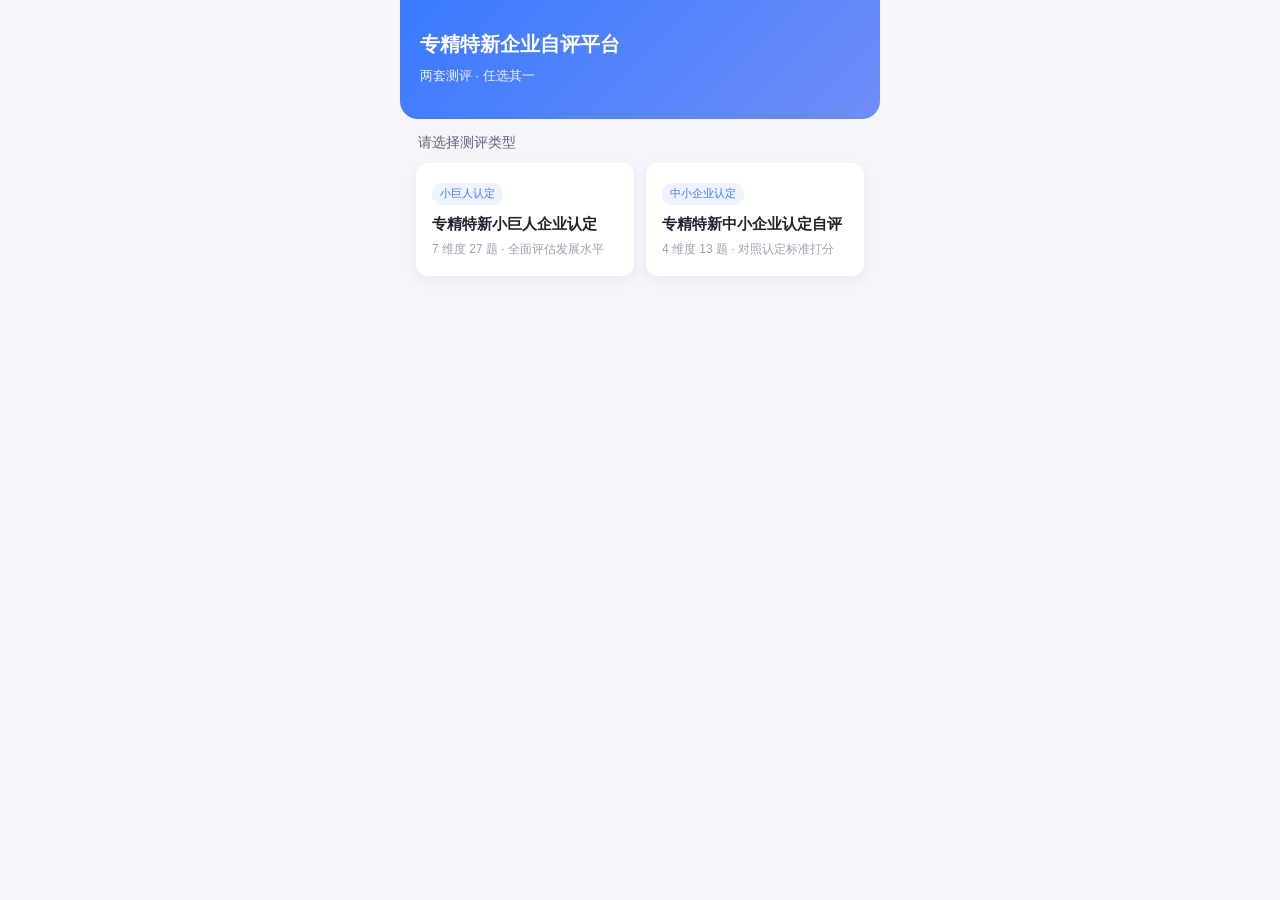
<file: index.html>
<!DOCTYPE html>
<html lang="zh-CN">
<head>
  <meta charset="UTF-8">
  <meta name="viewport" content="width=device-width, initial-scale=1.0, maximum-scale=1.0, user-scalable=no, viewport-fit=cover">
  <meta name="format-detection" content="telephone=no">
  <title>专精特新 · 企业自评</title>
  <link rel="stylesheet" href="css/common.css">
  <link rel="stylesheet" href="css/index.css">
</head>
<body>
  <div class="page">
    <header class="app-header">
      <h1>专精特新企业自评平台</h1>
      <p class="sub" id="header-sub">两套测评 · 任选其一</p>
    </header>

    <section class="picker">
      <div class="picker-title">请选择测评类型</div>
      <div class="picker-cards">
        <div class="picker-card" data-type="eval">
          <div class="pc-tag">小巨人认定</div>
          <div class="pc-title">专精特新小巨人企业认定</div>
          <div class="pc-desc">7 维度 27 题 · 全面评估发展水平</div>
        </div>
        <div class="picker-card" data-type="cert">
          <div class="pc-tag">中小企业认定</div>
          <div class="pc-title">专精特新中小企业认定自评</div>
          <div class="pc-desc">4 维度 13 题 · 对照认定标准打分</div>
        </div>
      </div>
    </section>

    <section class="intro" id="intro" style="display:none">
      <h2 id="intro-title">关于本测评</h2>
      <p id="intro-desc"></p>
      <div class="tags">
        <span class="tag" id="tag-count">--</span>
        <span class="tag" id="tag-time">--</span>
        <span class="tag">数据本地保存</span>
      </div>
    </section>

    <section class="form-card" id="form-card" style="display:none">
      <div class="title">基本信息</div>
      <div class="field">
        <label for="company">企业名称 <span style="color:var(--danger)">*</span></label>
        <input id="company" type="text" placeholder="请输入企业全称" maxlength="50">
      </div>
      <div class="field">
        <label for="name">联系人姓名 <span style="color:var(--danger)">*</span></label>
        <input id="name" type="text" placeholder="请输入联系人姓名" maxlength="20">
      </div>
      <div class="field">
        <label for="phone">联系电话 <span style="color:var(--danger)">*</span></label>
        <input id="phone" type="tel" placeholder="请输入手机号" maxlength="11" inputmode="numeric">
        <div class="err" id="phone-err"></div>
      </div>
    </section>

    <div class="footer-actions" id="footer-actions" style="display:none">
      <button class="btn block" id="btn-start">开始测评</button>
      <p class="tip-privacy">本测评仅用于企业自评参考，信息不会上传至第三方</p>
    </div>
  </div>

  <div class="toast" id="toast"></div>

  <script src="js/storage.js"></script>
  <script src="js/data.js"></script>
  <script src="js/score.js"></script>
  <script src="js/api.js"></script>
  <script src="js/index.js"></script>
</body>
</html>
</file>
<file: css/common.css>
/* 全局变量与基础样式 */
:root {
  --primary: #3a7afe;
  --primary-dark: #2960e0;
  --bg: #f4f6fb;
  --card: #ffffff;
  --text: #1f2330;
  --text-2: #5a6379;
  --text-3: #99a0b0;
  --border: #e6e9f0;
  --success: #13b06b;
  --warning: #f5a623;
  --danger: #e95252;
  --shadow: 0 4px 14px rgba(20, 33, 60, 0.06);
  --radius: 12px;
}

* { box-sizing: border-box; margin: 0; padding: 0; -webkit-tap-highlight-color: transparent; }
html, body {
  font-family: -apple-system, BlinkMacSystemFont, "PingFang SC", "Microsoft YaHei", "Segoe UI", sans-serif;
  background: var(--bg);
  color: var(--text);
  font-size: 14px;
  line-height: 1.6;
  -webkit-font-smoothing: antialiased;
}
body { min-height: 100vh; }

.page {
  max-width: 480px;
  margin: 0 auto;
  min-height: 100vh;
  display: flex;
  flex-direction: column;
}

.app-header {
  background: linear-gradient(135deg, var(--primary), #6f8df8);
  color: #fff;
  padding: 28px 20px 32px;
  border-radius: 0 0 18px 18px;
}
.app-header h1 { font-size: 20px; font-weight: 600; }
.app-header .sub { margin-top: 6px; font-size: 13px; opacity: 0.9; }

.card {
  background: var(--card);
  border-radius: var(--radius);
  box-shadow: var(--shadow);
  padding: 16px;
  margin: 12px 16px;
}

.btn {
  display: inline-flex;
  align-items: center;
  justify-content: center;
  height: 46px;
  padding: 0 20px;
  border-radius: 24px;
  border: none;
  background: var(--primary);
  color: #fff;
  font-size: 15px;
  font-weight: 500;
  cursor: pointer;
  transition: transform .1s, background .2s;
  user-select: none;
}
.btn:active { transform: scale(0.98); }
.btn:disabled { background: #c1c8d6; cursor: not-allowed; }
.btn.block { width: 100%; }
.btn.ghost { background: transparent; color: var(--primary); border: 1px solid var(--primary); }

.field { margin-bottom: 14px; }
.field label { display: block; font-size: 13px; color: var(--text-2); margin-bottom: 6px; }
.field input {
  width: 100%; height: 44px; padding: 0 14px;
  border: 1px solid var(--border); border-radius: 10px;
  font-size: 15px; color: var(--text);
  background: #fafbfd;
  outline: none;
  transition: border-color .2s;
}
.field input:focus { border-color: var(--primary); background: #fff; }
.field .err { color: var(--danger); font-size: 12px; margin-top: 4px; min-height: 16px; }

.toast {
  position: fixed; left: 50%; top: 40%;
  transform: translate(-50%, -50%);
  background: rgba(0,0,0,0.78);
  color: #fff; padding: 10px 18px; border-radius: 8px;
  font-size: 13px; z-index: 9999;
  pointer-events: none;
  opacity: 0; transition: opacity .2s;
}
.toast.show { opacity: 1; }

.text-muted { color: var(--text-3); }
.center { text-align: center; }
</file>
<file: css/index.css>
.intro {
  margin: 12px 16px 0;
  padding: 16px;
  background: #fff;
  border-radius: var(--radius);
  box-shadow: var(--shadow);
}
.intro h2 { font-size: 15px; margin-bottom: 8px; color: var(--text); }
.intro p { color: var(--text-2); font-size: 13px; margin-bottom: 6px; line-height: 1.7; }
.intro .tags { margin-top: 10px; display: flex; gap: 8px; flex-wrap: wrap; }
.intro .tag {
  font-size: 12px; padding: 4px 10px;
  background: #eef3ff; color: var(--primary);
  border-radius: 12px;
}

/* ---------- 测评类型选择 ---------- */
.picker {
  margin: 12px 16px 0;
}
.picker-title {
  font-size: 14px; color: var(--text-2);
  margin-bottom: 10px; padding-left: 2px;
}
.picker-cards { display: flex; gap: 12px; }
.picker-card {
  flex: 1; min-width: 0;
  background: #fff; border-radius: var(--radius);
  box-shadow: var(--shadow);
  padding: 16px 14px;
  border: 2px solid transparent;
  cursor: pointer;
  transition: all .18s;
  position: relative;
}
.picker-card:active { transform: scale(0.98); }
.picker-card.active {
  border-color: var(--primary);
  background: linear-gradient(180deg, #eef3ff, #fff 60%);
}
.picker-card.active::after {
  content: '';
  position: absolute; right: 8px; top: 8px;
  width: 16px; height: 16px;
  background: var(--primary); border-radius: 50%;
  background-image: url("data:image/svg+xml;utf8,<svg xmlns='http://www.w3.org/2000/svg' viewBox='0 0 16 16'><path d='M4 8.5l2.5 2.5L12 5.5' fill='none' stroke='white' stroke-width='2' stroke-linecap='round' stroke-linejoin='round'/></svg>");
  background-size: 14px 14px;
  background-repeat: no-repeat;
  background-position: center;
}
.pc-tag {
  display: inline-block;
  font-size: 11px;
  padding: 2px 8px;
  background: #eef3ff; color: var(--primary);
  border-radius: 10px;
  margin-bottom: 8px;
}
.picker-card.active .pc-tag { background: var(--primary); color: #fff; }
.pc-title { font-size: 15px; font-weight: 600; color: var(--text); margin-bottom: 6px; line-height: 1.4; }
.pc-desc { font-size: 12px; color: var(--text-3); line-height: 1.5; }

.form-card { margin: 16px; padding: 18px 16px 8px; background: #fff; border-radius: var(--radius); box-shadow: var(--shadow); }
.form-card .title { font-size: 15px; font-weight: 600; margin-bottom: 14px; }

.footer-actions {
  padding: 16px;
  margin-top: auto;
}
.tip-privacy {
  text-align: center;
  font-size: 12px;
  color: var(--text-3);
  margin-top: 10px;
}
</file>
<file: css/result.css>
.result-header {
  background: linear-gradient(135deg, var(--primary), #6f8df8);
  color: #fff;
  padding: 24px 20px 28px;
  text-align: center;
  border-radius: 0 0 18px 18px;
  position: relative;
}
.result-header .company-name {
  font-size: 14px; opacity: 0.9; margin-bottom: 4px;
}
.result-header .title { font-size: 17px; font-weight: 600; }

.score-card {
  margin: -18px 16px 0;
  background: #fff;
  border-radius: var(--radius);
  box-shadow: var(--shadow);
  padding: 22px 18px;
  text-align: center;
  position: relative;
  z-index: 2;
}
.score-card .total {
  font-size: 56px;
  font-weight: 700;
  line-height: 1;
  background: linear-gradient(135deg, var(--primary), #7099ff);
  -webkit-background-clip: text;
  background-clip: text;
  color: transparent;
}
.score-card .total .unit { font-size: 18px; margin-left: 4px; color: var(--text-3); -webkit-text-fill-color: var(--text-3); }
.score-card .grade-row {
  margin-top: 10px;
  display: flex; justify-content: center; align-items: center; gap: 8px;
}
.score-card .grade-badge {
  font-size: 13px;
  padding: 4px 14px;
  border-radius: 14px;
  color: #fff;
}
.score-card .desc {
  margin-top: 8px;
  color: var(--text-2); font-size: 13px;
}

.section {
  margin: 16px;
  background: #fff;
  border-radius: var(--radius);
  box-shadow: var(--shadow);
  padding: 16px;
}
.section .h {
  font-size: 15px; font-weight: 600;
  margin-bottom: 14px;
  display: flex; align-items: center;
}
.section .h::before {
  content: ''; width: 3px; height: 14px;
  background: var(--primary); border-radius: 2px;
  margin-right: 8px;
}
.radar-wrap {
  width: 100%;
  height: 300px;
}
.radar-wrap canvas { width: 100%; height: 100%; display: block; }

.dim-list .dim-item {
  margin-bottom: 14px;
}
.dim-list .dim-item:last-child { margin-bottom: 0; }
.dim-list .dim-row {
  display: flex; justify-content: space-between; align-items: center;
  font-size: 13px;
  margin-bottom: 6px;
}
.dim-list .dim-name { color: var(--text); font-weight: 500; }
.dim-list .dim-score { color: var(--primary); font-weight: 600; }
.dim-list .dim-score .max { color: var(--text-3); font-weight: 400; font-size: 12px; }
.dim-list .bar {
  height: 8px; background: #eef1f7; border-radius: 4px; overflow: hidden;
}
.dim-list .bar > div {
  height: 100%;
  background: linear-gradient(90deg, var(--primary), #7099ff);
  border-radius: 4px;
}

.advice-item {
  background: #fafbfd;
  border-left: 3px solid var(--warning);
  padding: 10px 12px;
  border-radius: 6px;
  margin-bottom: 10px;
  font-size: 13px;
  color: var(--text-2);
  line-height: 1.7;
}
.advice-item:last-child { margin-bottom: 0; }
.advice-item .target {
  display: block;
  color: var(--text);
  font-weight: 500;
  margin-bottom: 4px;
  font-size: 13px;
}
.advice-item .rate-tag {
  display: inline-block;
  font-size: 11px;
  padding: 1px 6px;
  background: #fff3e0;
  color: var(--warning);
  border-radius: 4px;
  margin-left: 6px;
  vertical-align: middle;
}

.actions {
  padding: 8px 16px 24px;
  display: flex; gap: 12px;
}
.actions .btn { flex: 1; }
</file>
<file: css/survey.css>
.survey-top {
  position: sticky; top: 0; z-index: 10;
  background: #fff;
  padding: 14px 16px 12px;
  box-shadow: 0 2px 6px rgba(0,0,0,0.04);
}
.survey-top .row {
  display: flex; align-items: center; justify-content: space-between;
  margin-bottom: 8px;
}
.survey-top .back {
  font-size: 14px; color: var(--text-2);
  background: none; border: none; cursor: pointer;
  padding: 4px 8px; margin-left: -8px;
}
.survey-top .progress-text { font-size: 13px; color: var(--text-2); }
.survey-top .progress-text b { color: var(--primary); font-weight: 600; }

.progress-bar {
  height: 6px; background: #e7ecf6; border-radius: 4px; overflow: hidden;
}
.progress-bar > div {
  height: 100%;
  background: linear-gradient(90deg, var(--primary), #7099ff);
  border-radius: 4px;
  transition: width .25s;
}

.breadcrumb { margin: 12px 16px 0; font-size: 12px; color: var(--text-3); }
.breadcrumb b { color: var(--primary); font-weight: 500; }

.question-card {
  margin: 12px 16px;
  padding: 18px 16px;
  background: #fff;
  border-radius: var(--radius);
  box-shadow: var(--shadow);
}
.question-card .q-title {
  font-size: 16px; font-weight: 600; color: var(--text); line-height: 1.5;
}
.question-card .q-meta {
  margin-top: 10px; font-size: 14px; color: var(--text-2);
  background: #f4f6fb; padding: 12px; border-radius: 8px; line-height: 1.7;
}

.input-area { margin: 0 16px 120px; }

/* ---------- 选项（单选 / 多选共用） ---------- */
.options .option {
  display: flex; align-items: center;
  padding: 14px 16px; margin-bottom: 10px;
  background: #fff; border: 1.5px solid var(--border); border-radius: 12px;
  font-size: 14px; color: var(--text); cursor: pointer;
  transition: all .15s;
  line-height: 1.5;
}
.options .option:active { transform: scale(0.99); }
.options .option.selected {
  border-color: var(--primary);
  background: linear-gradient(0deg, #eef3ff, #fff);
  color: var(--primary); font-weight: 500;
}
/* 单选圆点 */
.options .option .dot {
  width: 18px; height: 18px; border: 1.5px solid var(--border); border-radius: 50%;
  margin-right: 12px; position: relative; flex-shrink: 0;
}
.options .option.selected .dot { border-color: var(--primary); }
.options .option.selected .dot::after {
  content: ''; position: absolute; left: 50%; top: 50%;
  width: 10px; height: 10px; border-radius: 50%;
  background: var(--primary); transform: translate(-50%, -50%);
}
/* 多选方块 */
.options .option .box {
  width: 18px; height: 18px; border: 1.5px solid var(--border); border-radius: 4px;
  margin-right: 12px; position: relative; flex-shrink: 0;
}
.options .option .box.on { border-color: var(--primary); background: var(--primary); }
.options .option .box.on::after {
  content: ''; position: absolute; left: 5px; top: 1px;
  width: 5px; height: 10px;
  border: solid #fff; border-width: 0 2px 2px 0;
  transform: rotate(45deg);
}

/* ---------- 数字输入（单字段） ---------- */
.input-wrap { background: #fff; padding: 18px 16px; border-radius: var(--radius); box-shadow: var(--shadow); }
.num-input {
  display: flex; align-items: center; gap: 8px;
  border: 1.5px solid var(--border); background: #fafbfd;
  border-radius: 10px; padding: 0 14px; height: 48px;
  transition: border-color .15s;
}
.num-input:focus-within { border-color: var(--primary); background: #fff; }
.num-input input {
  flex: 1; border: none; outline: none; background: transparent;
  font-size: 16px; color: var(--text); height: 100%; width: 100%;
  -moz-appearance: textfield;
}
.num-input input::-webkit-outer-spin-button,
.num-input input::-webkit-inner-spin-button { -webkit-appearance: none; margin: 0; }
.num-input .unit { font-size: 13px; color: var(--text-3); flex-shrink: 0; }

/* ---------- 复合填空 ---------- */
.compound { background: #fff; padding: 16px; border-radius: var(--radius); box-shadow: var(--shadow); }
.compound .cf-row { margin-bottom: 14px; }
.compound .cf-row:last-child { margin-bottom: 0; }
.compound .cf-row.hidden { display: none; }
.compound .cf-label { font-size: 13px; color: var(--text-2); margin-bottom: 6px; }
.compound .cf-row .num-input { height: 42px; }

/* ---------- 是/否按钮 ---------- */
.yesno { display: flex; gap: 10px; }
.yesno .yesno-btn {
  flex: 1; height: 42px; border-radius: 10px;
  border: 1.5px solid var(--border); background: #fafbfd;
  font-size: 15px; color: var(--text-2); cursor: pointer;
  transition: all .15s;
}
.yesno .yesno-btn.on {
  border-color: var(--primary); background: linear-gradient(0deg, #eef3ff, #fff);
  color: var(--primary); font-weight: 500;
}
.yesno .yesno-btn:active { transform: scale(0.98); }

.bottom-bar {
  position: fixed; left: 0; right: 0; bottom: 0;
  max-width: 480px; margin: 0 auto;
  padding: 12px 16px calc(12px + env(safe-area-inset-bottom));
  background: #fff;
  box-shadow: 0 -2px 10px rgba(0,0,0,0.04);
  display: flex; gap: 12px;
}
.bottom-bar .btn { flex: 1; height: 44px; }
</file>
